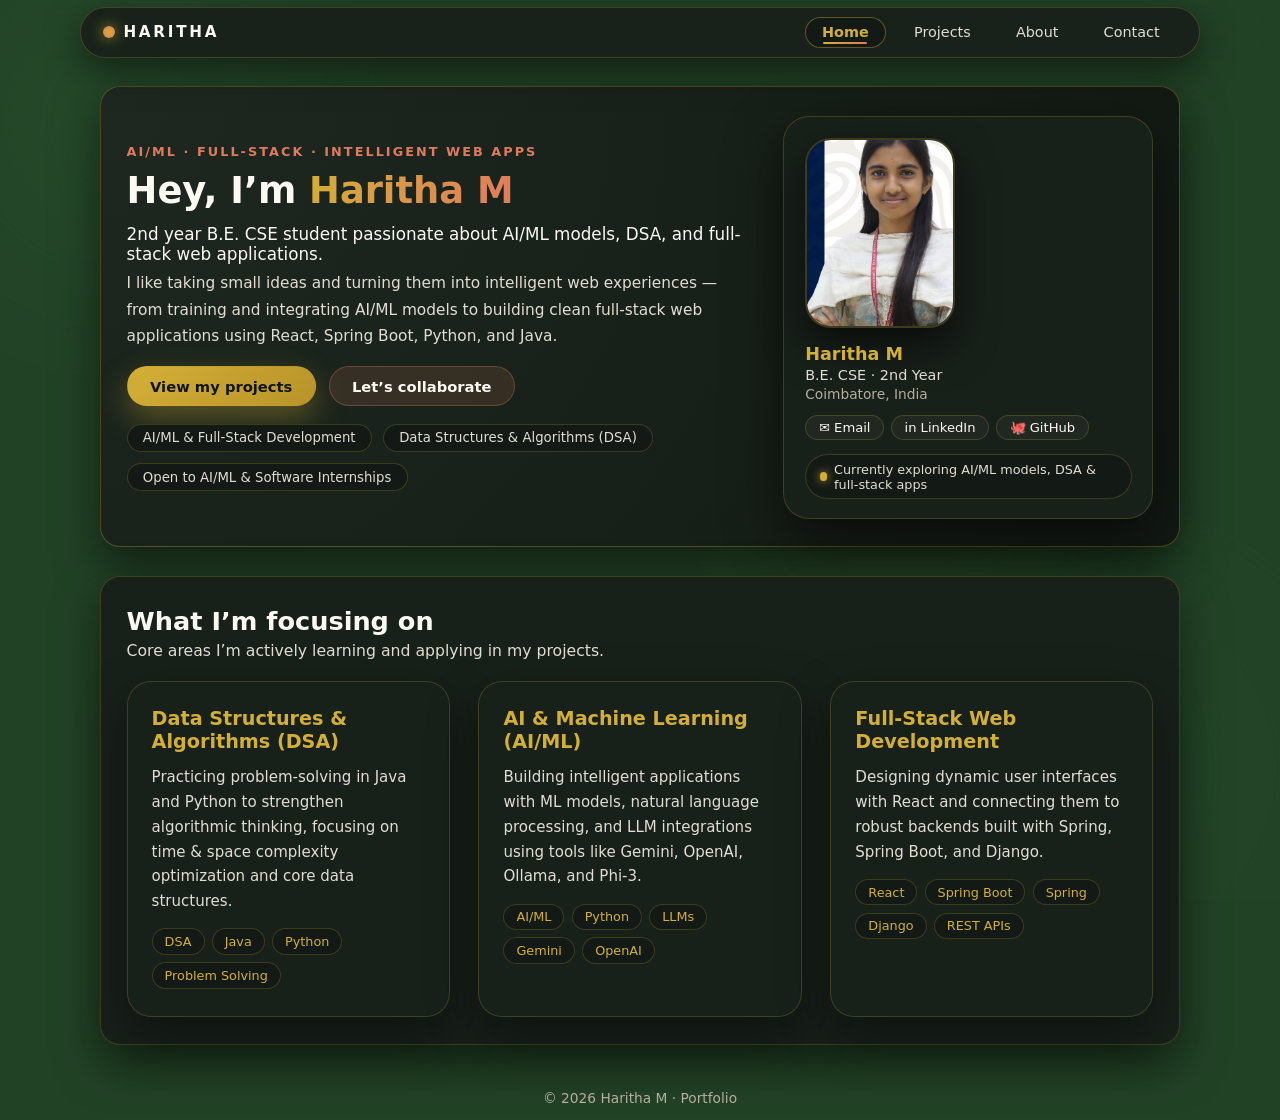
<file: index.html>
<!DOCTYPE html>
<html lang="en">
<head>
  <meta charset="UTF-8" />
  <title>Haritha M – AI/ML & Full-Stack Developer</title>
  <meta name="viewport" content="width=device-width, initial-scale=1" />
  <link rel="stylesheet" href="styles.css" />
</head>
<body data-page="home">
  <!-- Navbar -->
  <header class="navbar">
    <div class="nav-inner">
      <a href="index.html" class="nav-logo">
        <span class="logo-dot"></span>
        <span class="logo-text">HARITHA</span>
      </a>
      <nav class="nav-links">
        <a href="index.html" class="nav-link active">Home</a>
        <a href="projects.html" class="nav-link">Projects</a>
        <a href="about.html" class="nav-link">About</a>
        <a href="contact.html" class="nav-link">Contact</a>
      </nav>
    </div>
  </header>

  <main>
    <!-- Hero -->
    <section class="section hero reveal">
      <div class="hero-inner">
        <div>
          <p class="hero-eyebrow">AI/ML · Full-Stack · Intelligent Web Apps</p>
          <h1 class="hero-title">
            Hey, I’m <span>Haritha M</span>
          </h1>
          <p class="hero-subtitle">
            2nd year B.E. CSE student passionate about AI/ML models, DSA, and full-stack web applications.
          </p>
          <p class="hero-body">
            I like taking small ideas and turning them into intelligent web experiences — from
            training and integrating AI/ML models to building clean full-stack web applications using
            React, Spring Boot, Python, and Java.
          </p>

          <div class="hero-actions">
            <a href="projects.html" class="btn primary">View my projects</a>
            <a href="contact.html" class="btn ghost">Let’s collaborate</a>
          </div>

          <div class="hero-meta">
            <span>AI/ML &amp; Full-Stack Development</span>
            <span>Data Structures &amp; Algorithms (DSA)</span>
            <span>Open to AI/ML &amp; Software Internships</span>
          </div>
        </div>

        <!-- Photo + info card -->
        <aside class="hero-card">
          <div class="avatar">
            <img src="haritha-profile.png" alt="Haritha M" />
          </div>

          <div class="hero-info">
            <p class="hero-name">Haritha M</p>
            <p class="hero-role">B.E. CSE · 2nd Year</p>
            <p class="hero-location">Coimbatore, India</p>
          </div>

          <div class="hero-links">
            <a href="mailto:harithasekar07@gmail.com">✉ Email</a>
            <a href="https://www.linkedin.com/in/haritha-meignana-sekaran-344159353"
               target="_blank" rel="noreferrer">
              in LinkedIn
            </a>
            <a href="https://github.com/haritha1501" target="_blank" rel="noreferrer">
              🐙 GitHub
            </a>
          </div>

          <div class="hero-tag">
            <span class="status-dot"></span>
            <span>Currently exploring AI/ML models, DSA &amp; full-stack apps</span>
          </div>
        </aside>
      </div>
    </section>

    <!-- Focus area cards -->
    <section class="section reveal">
      <header class="section-header">
        <h2>What I’m focusing on</h2>
        <p>Core areas I’m actively learning and applying in my projects.</p>
      </header>

      <div class="grid focus-grid">
        <article class="card focus-card">
          <div class="focus-body">
            <h3>Data Structures & Algorithms (DSA)</h3>
            <p>
              Practicing problem-solving in Java and Python to strengthen algorithmic thinking,
              focusing on time &amp; space complexity optimization and core data structures.
            </p>
          </div>
          <div class="pill-row">
            <span>DSA</span>
            <span>Java</span>
            <span>Python</span>
            <span>Problem Solving</span>
          </div>
        </article>

        <article class="card focus-card">
          <div class="focus-body">
            <h3>AI & Machine Learning (AI/ML)</h3>
            <p>
              Building intelligent applications with ML models, natural language processing,
              and LLM integrations using tools like Gemini, OpenAI, Ollama, and Phi-3.
            </p>
          </div>
          <div class="pill-row">
            <span>AI/ML</span>
            <span>Python</span>
            <span>LLMs</span>
            <span>Gemini</span>
            <span>OpenAI</span>
          </div>
        </article>

        <article class="card focus-card">
          <div class="focus-body">
            <h3>Full-Stack Web Development</h3>
            <p>
              Designing dynamic user interfaces with React and connecting them to robust backends
              built with Spring, Spring Boot, and Django.
            </p>
          </div>
          <div class="pill-row">
            <span>React</span>
            <span>Spring Boot</span>
            <span>Spring</span>
            <span>Django</span>
            <span>REST APIs</span>
          </div>
        </article>
      </div>
    </section>
  </main>

  <footer class="footer">
    <p>© 2026 Haritha M · Portfolio</p>
  </footer>

  <script src="script.js" defer></script>
</body>
</html>
</file>
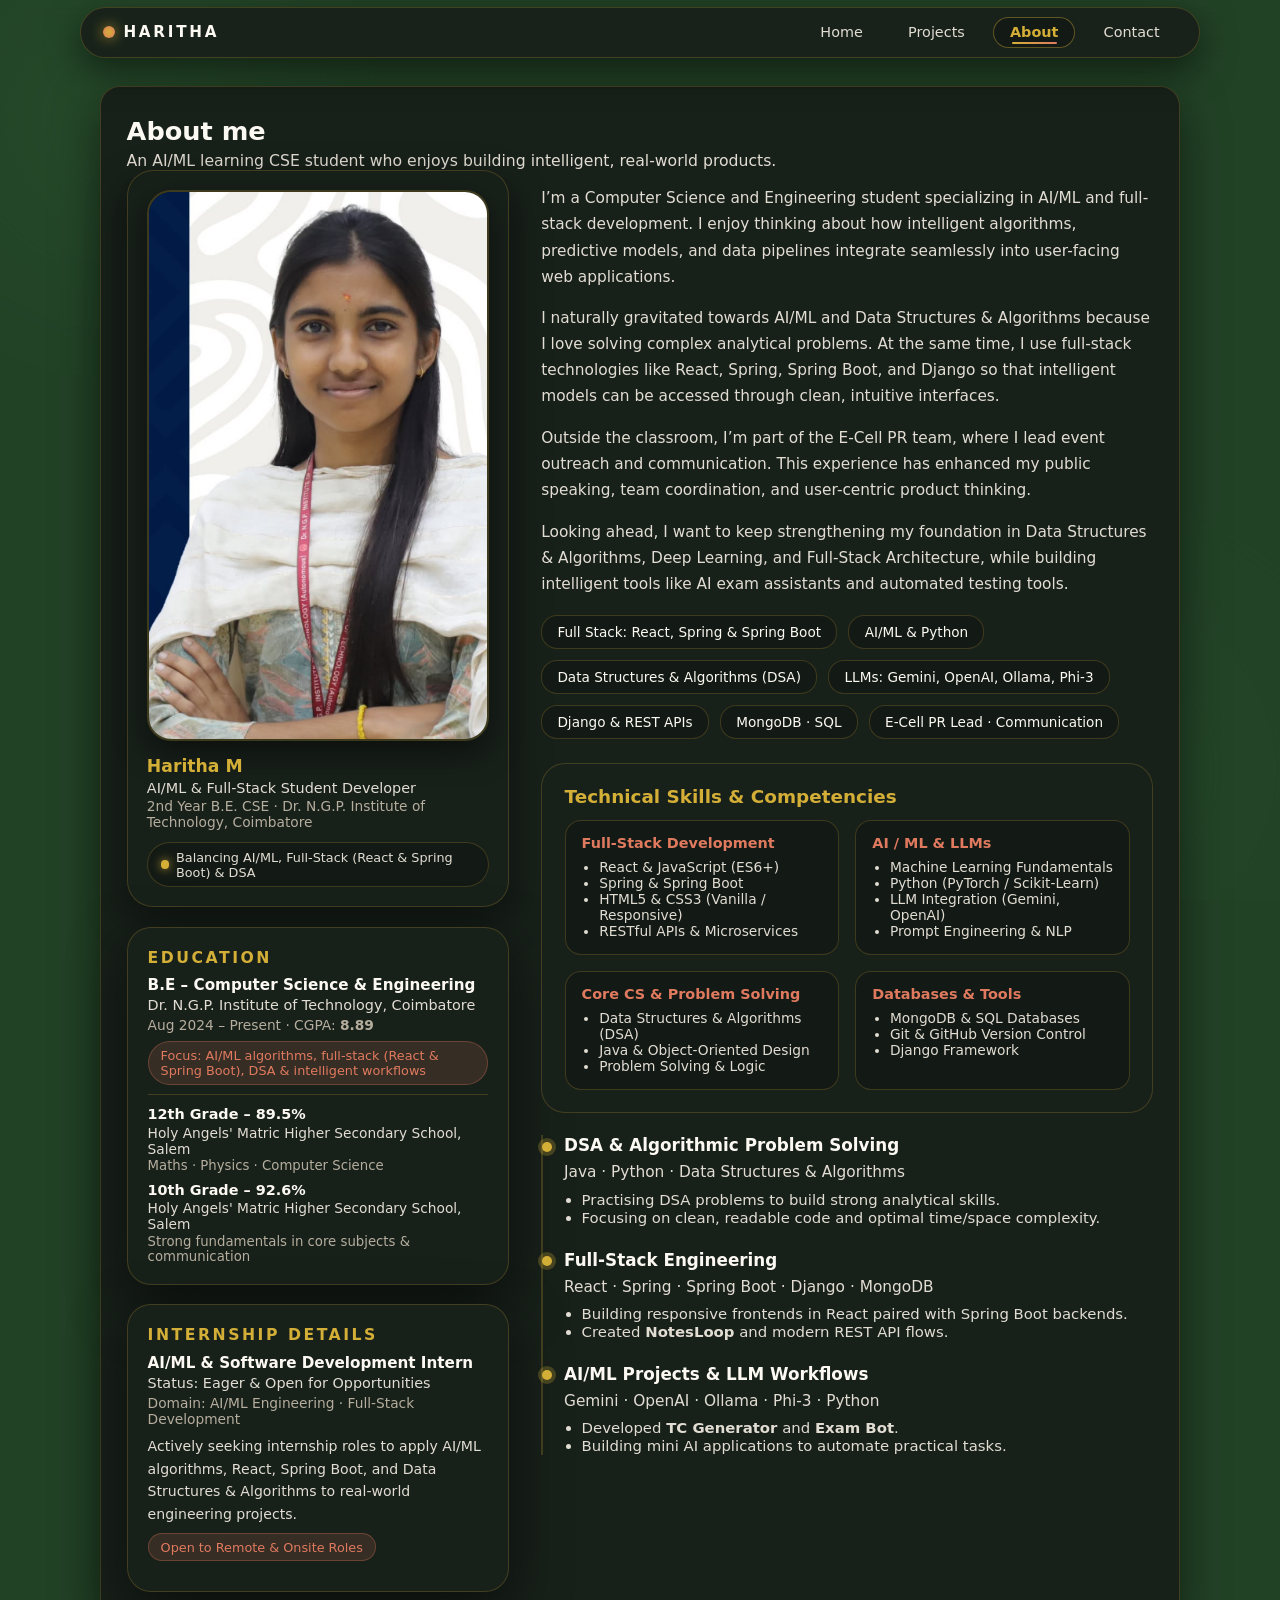
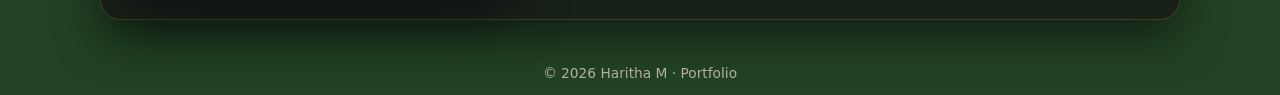
<file: about.html>
<!DOCTYPE html>
<html lang="en">
<head>
  <meta charset="UTF-8" />
  <title>About – Haritha M</title>
  <meta name="viewport" content="width=device-width, initial-scale=1" />
  <link rel="stylesheet" href="styles.css" />
</head>
<body data-page="about">
  <header class="navbar">
    <div class="nav-inner">
      <a href="index.html" class="nav-logo">
        <span class="logo-dot"></span>
        <span class="logo-text">HARITHA</span>
      </a>
      <nav class="nav-links">
        <a href="index.html" class="nav-link">Home</a>
        <a href="projects.html" class="nav-link">Projects</a>
        <a href="about.html" class="nav-link active">About</a>
        <a href="contact.html" class="nav-link">Contact</a>
      </nav>
    </div>
  </header>

  <main>
    <section class="section reveal">
      <header class="section-header">
        <h2>About me</h2>
        <p>An AI/ML learning CSE student who enjoys building intelligent, real-world products.</p>
      </header>

      <div class="about-layout">
        <!-- Left: photo + education + internship -->
        <div class="about-left">
          <!-- Photo card -->
          <div class="about-photo-card">
            <div class="about-photo-frame">
              <img src="haritha-profile.png" alt="Haritha M" />
            </div>
            <div class="about-photo-meta">
              <p class="about-name">Haritha M</p>
              <p class="about-role">AI/ML &amp; Full-Stack Student Developer</p>
              <p class="about-college">
                2nd Year B.E. CSE · Dr. N.G.P. Institute of Technology, Coimbatore
              </p>
            </div>
            <div class="about-chip">
              <span class="status-dot"></span>
              <span>Balancing AI/ML, Full-Stack (React &amp; Spring Boot) &amp; DSA</span>
            </div>
          </div>

          <!-- Education card -->
          <div class="edu-card">
            <h3>Education</h3>

            <div class="edu-main">
              <p class="edu-degree">
                B.E – Computer Science &amp; Engineering
              </p>
              <p class="edu-college">
                Dr. N.G.P. Institute of Technology, Coimbatore
              </p>
              <p class="edu-meta">
                Aug 2024 – Present · CGPA: <strong>8.89</strong>
              </p>
              <span class="edu-pill">
                Focus: AI/ML algorithms, full-stack (React &amp; Spring Boot), DSA &amp; intelligent workflows
              </span>
            </div>

            <hr />

            <div class="edu-history">
              <div class="edu-item">
                <p class="level">12th Grade – 89.5%</p>
                <p class="school">Holy Angels' Matric Higher Secondary School, Salem</p>
                <p class="detail">Maths · Physics · Computer Science</p>
              </div>
              <div class="edu-item">
                <p class="level">10th Grade – 92.6%</p>
                <p class="school">Holy Angels' Matric Higher Secondary School, Salem</p>
                <p class="detail">Strong fundamentals in core subjects &amp; communication</p>
              </div>
            </div>
          </div>

          <!-- Internship Details card -->
          <div class="intern-card">
            <h3>Internship Details</h3>

            <div class="intern-main">
              <p class="intern-role">
                AI/ML &amp; Software Development Intern
              </p>
              <p class="intern-org">
                Status: Eager &amp; Open for Opportunities
              </p>
              <p class="intern-meta">
                Domain: AI/ML Engineering · Full-Stack Development
              </p>
              <p style="margin: 0.5rem 0 0; font-size: 0.88rem; color: var(--text-soft); line-height: 1.6;">
                Actively seeking internship roles to apply AI/ML algorithms, React, Spring Boot,
                and Data Structures &amp; Algorithms to real-world engineering projects.
              </p>
              <span class="intern-pill">
                Open to Remote &amp; Onsite Roles
              </span>
            </div>
          </div>
        </div>

        <!-- Right: story, skills, and timeline -->
        <div class="about-right">
          <p>
            I’m a Computer Science and Engineering student specializing in AI/ML and full-stack development.
            I enjoy thinking about how intelligent algorithms, predictive models, and data pipelines integrate
            seamlessly into user-facing web applications.
          </p>

          <p>
            I naturally gravitated towards AI/ML and Data Structures &amp; Algorithms because I love solving complex
            analytical problems. At the same time, I use full-stack technologies like React, Spring, Spring Boot, and
            Django so that intelligent models can be accessed through clean, intuitive interfaces.
          </p>

          <p>
            Outside the classroom, I’m part of the E-Cell PR team, where I lead event outreach and communication.
            This experience has enhanced my public speaking, team coordination, and user-centric product thinking.
          </p>

          <p>
            Looking ahead, I want to keep strengthening my foundation in Data Structures &amp; Algorithms, Deep Learning,
            and Full-Stack Architecture, while building intelligent tools like AI exam assistants and automated testing tools.
          </p>

          <div class="about-summary">
            <span class="about-summary-item">Full Stack: React, Spring &amp; Spring Boot</span>
            <span class="about-summary-item">AI/ML &amp; Python</span>
            <span class="about-summary-item">Data Structures &amp; Algorithms (DSA)</span>
            <span class="about-summary-item">LLMs: Gemini, OpenAI, Ollama, Phi-3</span>
            <span class="about-summary-item">Django &amp; REST APIs</span>
            <span class="about-summary-item">MongoDB · SQL</span>
            <span class="about-summary-item">E-Cell PR Lead · Communication</span>
          </div>

          <!-- Dedicated Skills & Competencies section -->
          <div class="skills-section">
            <h3>Technical Skills & Competencies</h3>
            <div class="skills-grid">
              <div class="skills-category">
                <h4>Full-Stack Development</h4>
                <ul>
                  <li>React &amp; JavaScript (ES6+)</li>
                  <li>Spring &amp; Spring Boot</li>
                  <li>HTML5 &amp; CSS3 (Vanilla / Responsive)</li>
                  <li>RESTful APIs &amp; Microservices</li>
                </ul>
              </div>

              <div class="skills-category">
                <h4>AI / ML &amp; LLMs</h4>
                <ul>
                  <li>Machine Learning Fundamentals</li>
                  <li>Python (PyTorch / Scikit-Learn)</li>
                  <li>LLM Integration (Gemini, OpenAI)</li>
                  <li>Prompt Engineering &amp; NLP</li>
                </ul>
              </div>

              <div class="skills-category">
                <h4>Core CS &amp; Problem Solving</h4>
                <ul>
                  <li>Data Structures &amp; Algorithms (DSA)</li>
                  <li>Java &amp; Object-Oriented Design</li>
                  <li>Problem Solving &amp; Logic</li>
                </ul>
              </div>

              <div class="skills-category">
                <h4>Databases &amp; Tools</h4>
                <ul>
                  <li>MongoDB &amp; SQL Databases</li>
                  <li>Git &amp; GitHub Version Control</li>
                  <li>Django Framework</li>
                </ul>
              </div>
            </div>
          </div>

          <div class="timeline">
            <div class="timeline-item">
              <div class="timeline-dot"></div>
              <div class="timeline-content">
                <h3>DSA & Algorithmic Problem Solving</h3>
                <p class="timeline-meta">
                  Java · Python · Data Structures &amp; Algorithms
                </p>
                <ul>
                  <li>Practising DSA problems to build strong analytical skills.</li>
                  <li>Focusing on clean, readable code and optimal time/space complexity.</li>
                </ul>
              </div>
            </div>

            <div class="timeline-item">
              <div class="timeline-dot"></div>
              <div class="timeline-content">
                <h3>Full-Stack Engineering</h3>
                <p class="timeline-meta">
                  React · Spring · Spring Boot · Django · MongoDB
                </p>
                <ul>
                  <li>Building responsive frontends in React paired with Spring Boot backends.</li>
                  <li>Created <strong>NotesLoop</strong> and modern REST API flows.</li>
                </ul>
              </div>
            </div>

            <div class="timeline-item">
              <div class="timeline-dot"></div>
              <div class="timeline-content">
                <h3>AI/ML Projects & LLM Workflows</h3>
                <p class="timeline-meta">
                  Gemini · OpenAI · Ollama · Phi-3 · Python
                </p>
                <ul>
                  <li>Developed <strong>TC Generator</strong> and <strong>Exam Bot</strong>.</li>
                  <li>Building mini AI applications to automate practical tasks.</li>
                </ul>
              </div>
            </div>
          </div>

        </div>
      </div>
    </section>
  </main>

  <footer class="footer">
    <p>© 2026 Haritha M · Portfolio</p>
  </footer>

  <script src="script.js" defer></script>
</body>
</html>
</file>
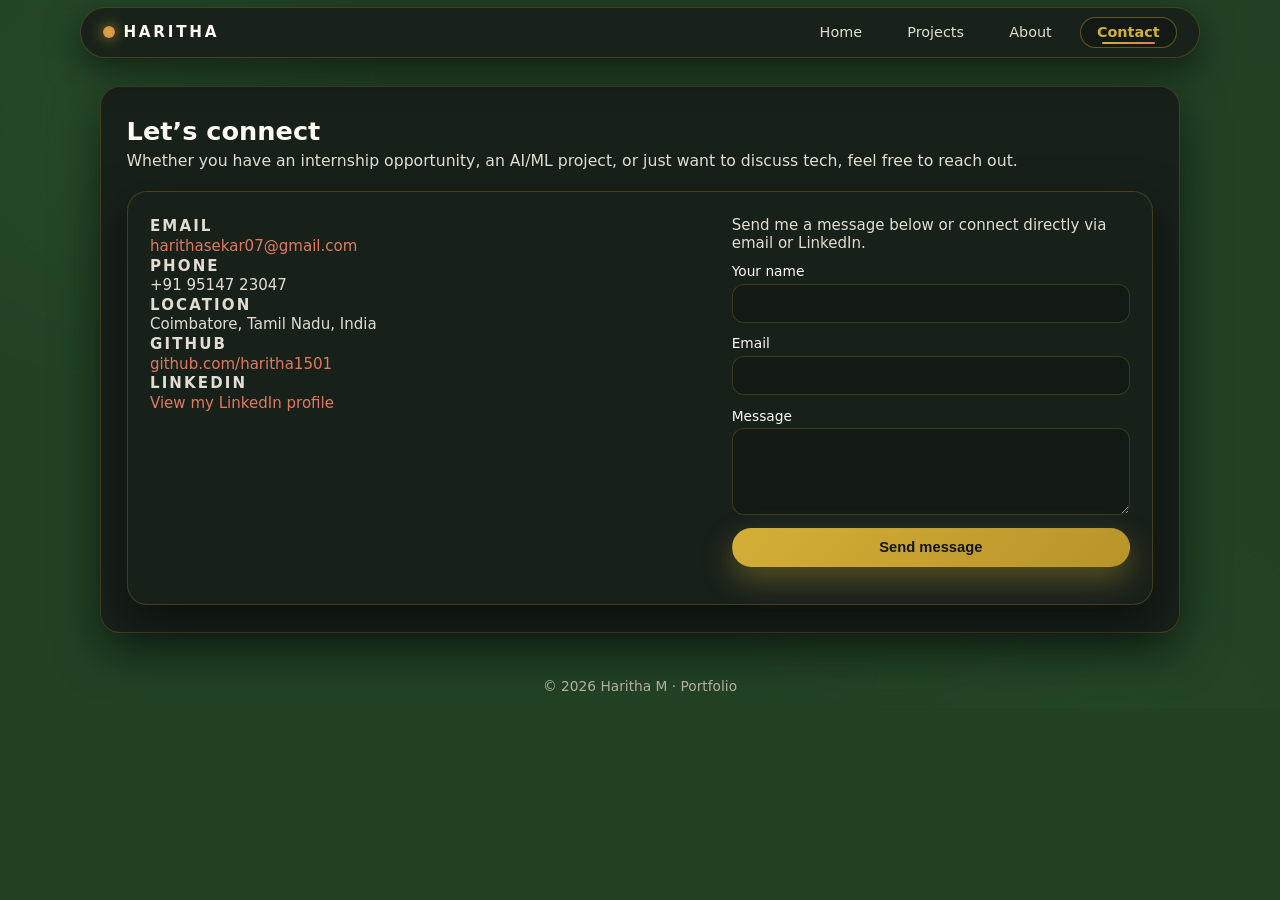
<file: contact.html>
<!DOCTYPE html>
<html lang="en">
<head>
  <meta charset="UTF-8" />
  <title>Contact – Haritha M</title>
  <meta name="viewport" content="width=device-width, initial-scale=1" />
  <link rel="stylesheet" href="styles.css" />
</head>
<body data-page="contact">
  <header class="navbar">
    <div class="nav-inner">
      <a href="index.html" class="nav-logo">
        <span class="logo-dot"></span>
        <span class="logo-text">HARITHA</span>
      </a>
      <nav class="nav-links">
        <a href="index.html" class="nav-link">Home</a>
        <a href="projects.html" class="nav-link">Projects</a>
        <a href="about.html" class="nav-link">About</a>
        <a href="contact.html" class="nav-link active">Contact</a>
      </nav>
    </div>
  </header>

  <main>
    <section class="section reveal">
      <header class="section-header">
        <h2>Let’s connect</h2>
        <p>Whether you have an internship opportunity, an AI/ML project, or just want to discuss tech, feel free to reach out.</p>
      </header>

      <div class="contact-layout">
        <div class="contact-details">
          <p class="contact-label">Email</p>
          <p><a href="mailto:harithasekar07@gmail.com">harithasekar07@gmail.com</a></p>

          <p class="contact-label">Phone</p>
          <p>+91 95147 23047</p>

          <p class="contact-label">Location</p>
          <p>Coimbatore, Tamil Nadu, India</p>

          <p class="contact-label">GitHub</p>
          <p><a href="https://github.com/haritha1501" target="_blank" rel="noreferrer">
            github.com/haritha1501</a></p>

          <p class="contact-label">LinkedIn</p>
          <p><a href="https://www.linkedin.com/in/haritha-meignana-sekaran-344159353"
                target="_blank" rel="noreferrer">
            View my LinkedIn profile</a></p>
        </div>

        <div class="contact-form-wrapper">
          <p class="contact-text">
            Send me a message below or connect directly via email or LinkedIn.
          </p>

          <form id="contact-form">
            <div class="form-group">
              <label for="name">Your name</label>
              <input id="name" name="from_name" type="text" required />
            </div>
            <div class="form-group">
              <label for="email">Email</label>
              <input id="email" name="reply_to" type="email" required />
            </div>
            <div class="form-group">
              <label for="message">Message</label>
              <textarea id="message" name="message" rows="4" required></textarea>
            </div>
            <button type="submit" class="btn primary full">
              Send message
            </button>
            <p id="form-status" class="form-status-note"></p>
          </form>
        </div>
      </div>
    </section>
  </main>

  <footer class="footer">
    <p>© 2026 Haritha M · Portfolio</p>
  </footer>

  <script src="script.js" defer></script>
</body>
</html>
</file>
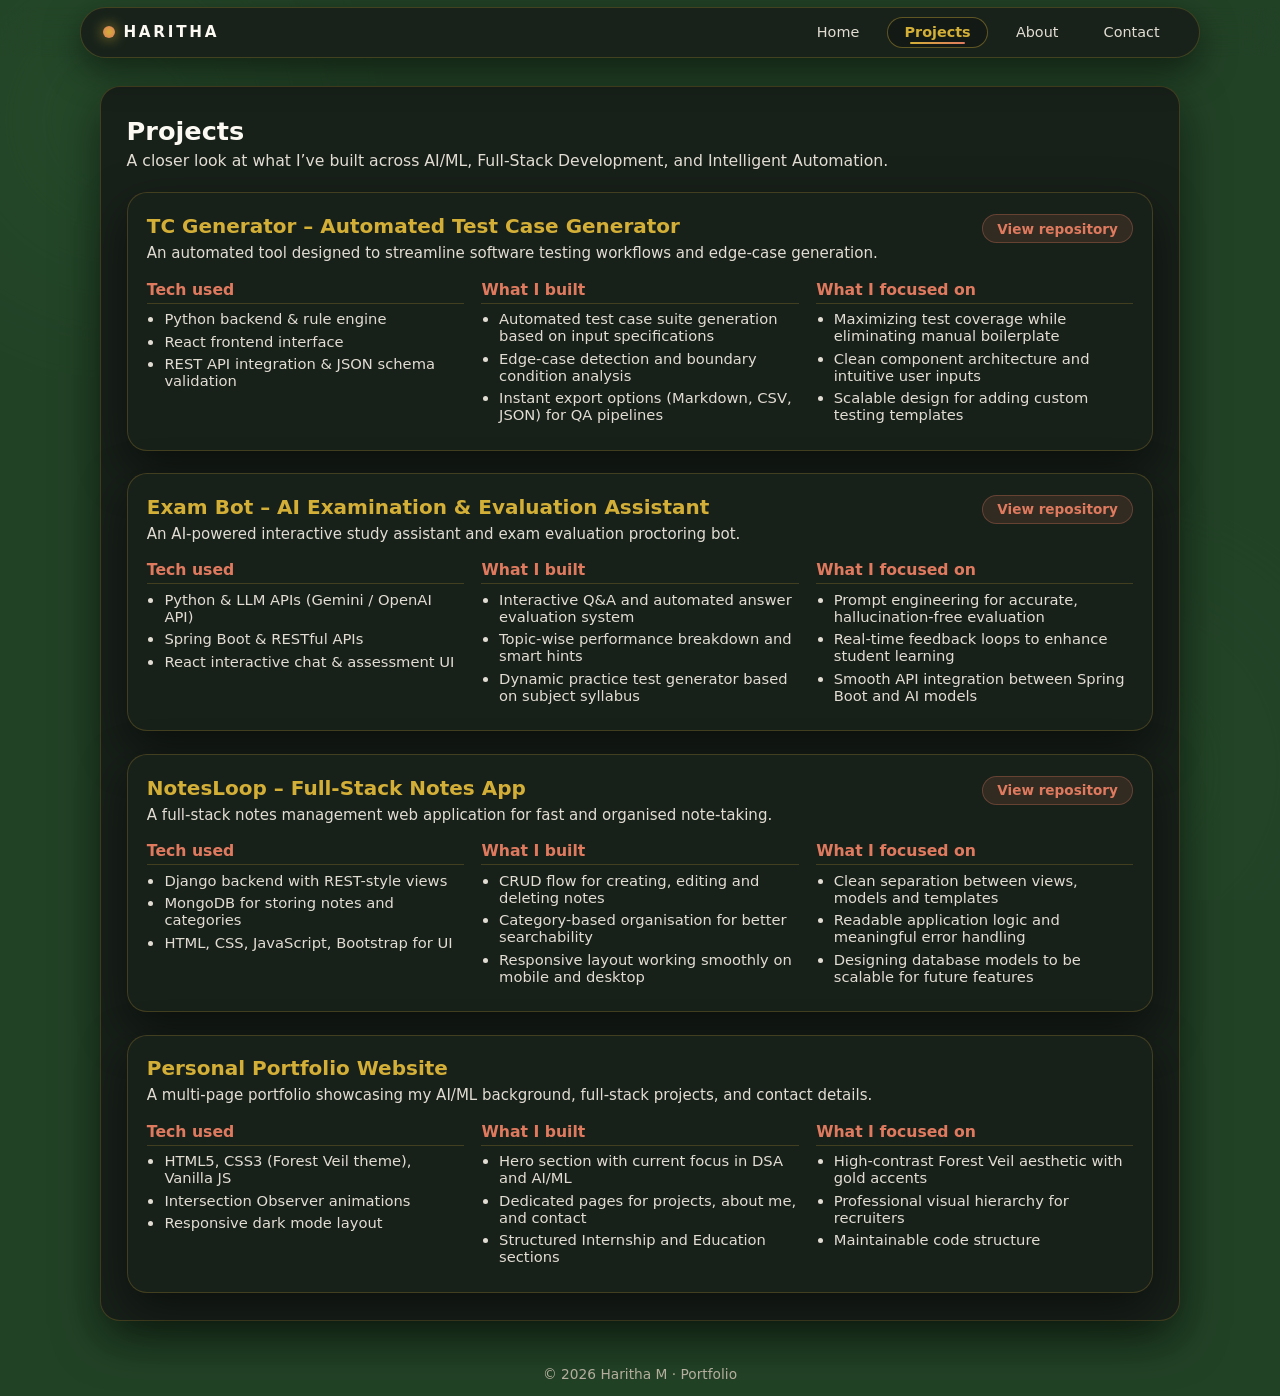
<file: projects.html>
<!DOCTYPE html>
<html lang="en">
<head>
  <meta charset="UTF-8" />
  <title>Projects – Haritha M</title>
  <meta name="viewport" content="width=device-width, initial-scale=1" />
  <link rel="stylesheet" href="styles.css" />
</head>
<body data-page="projects">
  <header class="navbar">
    <div class="nav-inner">
      <a href="index.html" class="nav-logo">
        <span class="logo-dot"></span>
        <span class="logo-text">HARITHA</span>
      </a>
      <nav class="nav-links">
        <a href="index.html" class="nav-link">Home</a>
        <a href="projects.html" class="nav-link active">Projects</a>
        <a href="about.html" class="nav-link">About</a>
        <a href="contact.html" class="nav-link">Contact</a>
      </nav>
    </div>
  </header>

  <main>
    <section class="section reveal">
      <header class="section-header">
        <h2>Projects</h2>
        <p>A closer look at what I’ve built across AI/ML, Full-Stack Development, and Intelligent Automation.</p>
      </header>

      <!-- Project 1: TC Generator -->
      <article class="card project-card">
        <div class="project-header">
          <div>
            <h3>TC Generator – Automated Test Case Generator</h3>
            <p class="project-subtitle">
              An automated tool designed to streamline software testing workflows and edge-case generation.
            </p>
          </div>
          <a href="https://github.com/haritha1501"
             class="card-link" target="_blank" rel="noreferrer">
            View repository
          </a>
        </div>

        <div class="project-grid">
          <div>
            <h4>Tech used</h4>
            <ul>
              <li>Python backend &amp; rule engine</li>
              <li>React frontend interface</li>
              <li>REST API integration &amp; JSON schema validation</li>
            </ul>
          </div>
          <div>
            <h4>What I built</h4>
            <ul>
              <li>Automated test case suite generation based on input specifications</li>
              <li>Edge-case detection and boundary condition analysis</li>
              <li>Instant export options (Markdown, CSV, JSON) for QA pipelines</li>
            </ul>
          </div>
          <div>
            <h4>What I focused on</h4>
            <ul>
              <li>Maximizing test coverage while eliminating manual boilerplate</li>
              <li>Clean component architecture and intuitive user inputs</li>
              <li>Scalable design for adding custom testing templates</li>
            </ul>
          </div>
        </div>
      </article>

      <!-- Project 2: Exam Bot -->
      <article class="card project-card">
        <div class="project-header">
          <div>
            <h3>Exam Bot – AI Examination & Evaluation Assistant</h3>
            <p class="project-subtitle">
              An AI-powered interactive study assistant and exam evaluation proctoring bot.
            </p>
          </div>
          <a href="https://github.com/haritha1501"
             class="card-link" target="_blank" rel="noreferrer">
            View repository
          </a>
        </div>

        <div class="project-grid">
          <div>
            <h4>Tech used</h4>
            <ul>
              <li>Python &amp; LLM APIs (Gemini / OpenAI API)</li>
              <li>Spring Boot &amp; RESTful APIs</li>
              <li>React interactive chat &amp; assessment UI</li>
            </ul>
          </div>
          <div>
            <h4>What I built</h4>
            <ul>
              <li>Interactive Q&amp;A and automated answer evaluation system</li>
              <li>Topic-wise performance breakdown and smart hints</li>
              <li>Dynamic practice test generator based on subject syllabus</li>
            </ul>
          </div>
          <div>
            <h4>What I focused on</h4>
            <ul>
              <li>Prompt engineering for accurate, hallucination-free evaluation</li>
              <li>Real-time feedback loops to enhance student learning</li>
              <li>Smooth API integration between Spring Boot and AI models</li>
            </ul>
          </div>
        </div>
      </article>

      <!-- Project 3: NotesLoop -->
      <article class="card project-card">
        <div class="project-header">
          <div>
            <h3>NotesLoop – Full-Stack Notes App</h3>
            <p class="project-subtitle">
              A full-stack notes management web application for fast and organised note-taking.
            </p>
          </div>
          <a href="https://github.com/Haritha1501/NotesLoop.git"
             class="card-link" target="_blank" rel="noreferrer">
            View repository
          </a>
        </div>

        <div class="project-grid">
          <div>
            <h4>Tech used</h4>
            <ul>
              <li>Django backend with REST-style views</li>
              <li>MongoDB for storing notes and categories</li>
              <li>HTML, CSS, JavaScript, Bootstrap for UI</li>
            </ul>
          </div>
          <div>
            <h4>What I built</h4>
            <ul>
              <li>CRUD flow for creating, editing and deleting notes</li>
              <li>Category-based organisation for better searchability</li>
              <li>Responsive layout working smoothly on mobile and desktop</li>
            </ul>
          </div>
          <div>
            <h4>What I focused on</h4>
            <ul>
              <li>Clean separation between views, models and templates</li>
              <li>Readable application logic and meaningful error handling</li>
              <li>Designing database models to be scalable for future features</li>
            </ul>
          </div>
        </div>
      </article>

      <!-- Project 4: Personal portfolio -->
      <article class="card project-card">
        <div class="project-header">
          <div>
            <h3>Personal Portfolio Website</h3>
            <p class="project-subtitle">
              A multi-page portfolio showcasing my AI/ML background, full-stack projects, and contact details.
            </p>
          </div>
        </div>

        <div class="project-grid">
          <div>
            <h4>Tech used</h4>
            <ul>
              <li>HTML5, CSS3 (Forest Veil theme), Vanilla JS</li>
              <li>Intersection Observer animations</li>
              <li>Responsive dark mode layout</li>
            </ul>
          </div>
          <div>
            <h4>What I built</h4>
            <ul>
              <li>Hero section with current focus in DSA and AI/ML</li>
              <li>Dedicated pages for projects, about me, and contact</li>
              <li>Structured Internship and Education sections</li>
            </ul>
          </div>
          <div>
            <h4>What I focused on</h4>
            <ul>
              <li>High-contrast Forest Veil aesthetic with gold accents</li>
              <li>Professional visual hierarchy for recruiters</li>
              <li>Maintainable code structure</li>
            </ul>
          </div>
        </div>
      </article>
    </section>
  </main>

  <footer class="footer">
    <p>© 2026 Haritha M · Portfolio</p>
  </footer>

  <script src="script.js" defer></script>
</body>
</html>
</file>
<file: styles.css>
:root {
  --bg-page: #224226; /* Forest Veil (Kept unchanged) */
  --bg-card: #18201a; /* Dark Charcoal for Cards */
  --bg-soft: #131a15; /* Deeper Dark Charcoal */

  --text-main: #fcf9f2; /* Soft Cream / Off-White */
  --text-soft: #e2ddd3; /* Soft Cream Secondary */
  --text-muted: #b5ae9e; /* Muted Cream / Warm Grey */

  --accent-gold: #d4af37; /* Brushed Gold */
  --accent-terracotta: #e07a5f; /* Warm Terracotta */

  --accent: var(--accent-gold);
  --accent-soft: rgba(212, 175, 55, 0.16);

  --border-soft: rgba(212, 175, 55, 0.22); /* Subtle Brushed Gold Border */
  --border-terracotta: rgba(224, 122, 95, 0.3);

  --radius-lg: 20px;
  --radius-xl: 26px;
  --radius-pill: 999px;

  --shadow-soft: 0 18px 45px rgba(0, 0, 0, 0.5);

  --font-main: system-ui, -apple-system, BlinkMacSystemFont, "SF Pro Text",
    "Inter", sans-serif;
}

/* Reset & base */

*,
*::before,
*::after {
  box-sizing: border-box;
}

html,
body {
  margin: 0;
  padding: 0;
  min-height: 100%;
  font-family: var(--font-main);
  background: var(--bg-page);
  color: var(--text-main);
  -webkit-font-smoothing: antialiased;
  position: relative;
  overflow-x: hidden;
}

/* Fade-in */

body {
  opacity: 0;
  transform: translateY(6px);
  transition: opacity 0.6s ease-out, transform 0.6s ease-out;
}
body.loaded {
  opacity: 1;
  transform: translateY(0);
}

/* Floating Nature Background */

#nature-bg {
  position: fixed;
  top: 0;
  left: 0;
  width: 100vw;
  height: 100vh;
  pointer-events: none;
  z-index: 0;
  overflow: hidden;
}

/* Ensure sections render above floating background */
.navbar, main, .footer {
  position: relative;
  z-index: 10;
}

/* Ambient Glowing Forest Orbs */

.bg-glow-orb {
  position: absolute;
  border-radius: 50%;
  filter: blur(90px);
  opacity: 0.28;
  pointer-events: none;
  animation: orbPulse 16s ease-in-out infinite alternate;
}

.bg-glow-orb-1 {
  width: 480px;
  height: 480px;
  top: -120px;
  left: -120px;
  background: radial-gradient(circle, #386e3e 0%, rgba(34, 66, 38, 0) 70%);
}

.bg-glow-orb-2 {
  width: 580px;
  height: 580px;
  bottom: -160px;
  right: -120px;
  background: radial-gradient(circle, #2d5632 0%, rgba(34, 66, 38, 0) 70%);
  animation-delay: -6s;
}

.bg-glow-orb-3 {
  width: 380px;
  height: 380px;
  top: 35%;
  left: 55%;
  background: radial-gradient(circle, rgba(212, 175, 55, 0.22) 0%, rgba(34, 66, 38, 0) 70%);
  animation-delay: -10s;
}

@keyframes orbPulse {
  0% {
    transform: scale(0.88) translateY(0);
    opacity: 0.2;
  }
  50% {
    transform: scale(1.18) translateY(-30px);
    opacity: 0.35;
  }
  100% {
    transform: scale(0.95) translateY(20px);
    opacity: 0.22;
  }
}

/* Floating Leaves & Spores */

.floating-particle {
  position: absolute;
  bottom: -50px;
  pointer-events: none;
  user-select: none;
  opacity: 0;
  filter: drop-shadow(0 0 6px rgba(212, 175, 55, 0.3));
  animation: floatUp 18s linear infinite;
  will-change: transform, opacity;
}

@keyframes floatUp {
  0% {
    transform: translateY(0) rotate(0deg) scale(0.8);
    opacity: 0;
  }
  12% {
    opacity: 0.55;
  }
  50% {
    transform: translateY(-50vh) rotate(180deg) translateX(30px) scale(1.1);
    opacity: 0.7;
  }
  88% {
    opacity: 0.35;
  }
  100% {
    transform: translateY(-110vh) rotate(360deg) translateX(-25px) scale(0.85);
    opacity: 0;
  }
}

@media (prefers-reduced-motion: reduce) {
  .floating-particle,
  .bg-glow-orb {
    animation: none !important;
  }
}

/* Navbar */

.navbar {
  position: sticky;
  top: 0;
  z-index: 40;
  backdrop-filter: blur(18px);
  -webkit-backdrop-filter: blur(18px);
}

.nav-inner {
  max-width: 1120px;
  margin: 0.45rem auto 0;
  padding: 0.55rem 1.4rem;
  border-radius: var(--radius-pill);
  background: rgba(24, 32, 26, 0.92); /* Dark Charcoal Glass */
  border: 1px solid var(--border-soft);
  box-shadow: 0 12px 35px rgba(0, 0, 0, 0.5);
  display: flex;
  align-items: center;
  justify-content: space-between;
}

.nav-logo {
  display: flex;
  align-items: center;
  gap: 0.5rem;
  text-decoration: none;
}

.logo-dot {
  width: 12px;
  height: 12px;
  border-radius: 999px;
  background: radial-gradient(circle, var(--accent-gold), var(--accent-terracotta));
  box-shadow: 0 0 14px rgba(212, 175, 55, 0.8);
}
.logo-text {
  font-size: 0.95rem;
  font-weight: 700;
  letter-spacing: 0.18em;
  text-transform: uppercase;
  color: var(--text-main);
}

.nav-links {
  display: flex;
  gap: 0.7rem;
  font-size: 0.9rem;
}

.nav-link {
  position: relative;
  text-decoration: none;
  padding: 0.4rem 1rem;
  border-radius: var(--radius-pill);
  color: var(--text-soft);
  border: 1px solid transparent;
  transition: background 0.22s ease-out, border-color 0.22s ease-out,
    color 0.22s ease-out;
}

.nav-link::after {
  content: "";
  position: absolute;
  left: 22%;
  right: 22%;
  bottom: 3px;
  height: 2px;
  border-radius: 999px;
  background: linear-gradient(to right, var(--accent-gold), var(--accent-terracotta));
  opacity: 0;
  transform: scaleX(0.25);
  transform-origin: center;
  transition: opacity 0.16s ease-out, transform 0.16s ease-out;
}

.nav-link:hover {
  background: rgba(212, 175, 55, 0.12);
  color: var(--text-main);
  border-color: var(--border-soft);
}

.nav-link.active {
  background: #131a15;
  color: var(--accent-gold);
  border-color: rgba(212, 175, 55, 0.4);
  font-weight: 600;
}
.nav-link.active::after {
  opacity: 1;
  transform: scaleX(1);
}

/* Layout / sections */

main {
  max-width: 1120px;
  margin: 1.6rem auto 2.8rem;
  padding: 0 1.25rem;
}

.section {
  margin-top: 1.8rem;
  padding: 1.8rem 1.6rem 1.7rem;
  border-radius: var(--radius-lg);
  background: var(--bg-card); /* Dark Charcoal */
  box-shadow: var(--shadow-soft);
  border: 1px solid var(--border-soft);
}

.section-header h2 {
  margin: 0 0 0.3rem;
  font-size: 1.6rem;
  color: var(--text-main); /* Soft Cream */
}
.section-header p {
  margin: 0;
  color: var(--text-soft);
  font-size: 0.98rem;
}

/* Hero */

.hero {
  background: radial-gradient(circle at top left, #1e2820 0%, #172018 60%, #121913 100%);
  border: 1px solid rgba(212, 175, 55, 0.3);
}

.hero-inner {
  display: grid;
  grid-template-columns: minmax(0, 1.6fr) minmax(260px, 0.95fr);
  gap: 2.1rem;
  align-items: center;
}

.hero-eyebrow {
  text-transform: uppercase;
  font-size: 0.8rem;
  font-weight: 700;
  letter-spacing: 0.16em;
  color: var(--accent-terracotta);
  margin: 0 0 0.6rem;
}

.hero-title {
  margin: 0;
  font-size: 2.3rem;
  line-height: 1.2;
}
.hero-title span {
  background: linear-gradient(120deg, var(--accent-gold), var(--accent-terracotta));
  -webkit-background-clip: text;
  color: transparent;
}

.hero-subtitle {
  margin: 0.7rem 0 0.4rem;
  font-size: 1.05rem;
  color: var(--text-main);
  font-weight: 500;
}
.hero-body {
  margin: 0 0 1.1rem;
  font-size: 0.96rem;
  color: var(--text-soft);
  line-height: 1.7;
}

.hero-actions {
  display: flex;
  flex-wrap: wrap;
  gap: 0.8rem;
  margin-bottom: 1.1rem;
}

.hero-meta {
  display: flex;
  flex-wrap: wrap;
  gap: 0.7rem;
  font-size: 0.83rem;
}
.hero-meta span {
  padding: 0.35rem 0.95rem;
  border-radius: var(--radius-pill);
  background: var(--bg-soft);
  border: 1px solid var(--border-soft);
  color: var(--text-soft);
}

/* Buttons (Brushed Gold & Warm Terracotta) */

.btn {
  border-radius: var(--radius-pill);
  padding: 0.65rem 1.4rem;
  font-size: 0.92rem;
  font-weight: 600;
  border: 1px solid var(--border-soft);
  background: transparent;
  color: inherit;
  text-decoration: none;
  display: inline-flex;
  align-items: center;
  justify-content: center;
  cursor: pointer;
  transition: background 0.22s ease-out, border-color 0.22s ease-out,
    transform 0.22s ease-out, box-shadow 0.22s ease-out;
}
.btn.full {
  width: 100%;
}

.btn.primary {
  background: linear-gradient(135deg, var(--accent-gold), #b89329); /* Brushed Gold */
  border-color: transparent;
  color: #0f1611;
  font-weight: 700;
  box-shadow: 0 12px 30px rgba(212, 175, 55, 0.35);
}
.btn.primary:hover {
  transform: translateY(-2px);
  box-shadow: 0 16px 40px rgba(212, 175, 55, 0.5);
  background: linear-gradient(135deg, #e5be42, #c5a030);
}

.btn.ghost {
  background: rgba(224, 122, 95, 0.14); /* Warm Terracotta tint */
  color: var(--text-main);
  border: 1px solid var(--border-terracotta);
}
.btn.ghost:hover {
  background: var(--accent-terracotta);
  color: #fcf9f2;
  border-color: var(--accent-terracotta);
  transform: translateY(-2px);
  box-shadow: 0 12px 30px rgba(224, 122, 95, 0.35);
}

/* Hero side card */

.hero-card {
  border-radius: var(--radius-xl);
  padding: 1.3rem 1.3rem 1.2rem;
  background: var(--bg-card); /* Dark Charcoal */
  border: 1px solid var(--border-soft);
  box-shadow: 0 22px 55px rgba(0, 0, 0, 0.55);
  color: var(--text-main);
}

.avatar {
  width: 150px;
  height: 190px;
  border-radius: 26px;
  overflow: hidden;
  background: var(--bg-soft);
  display: flex;
  align-items: center;
  justify-content: center;
  margin-bottom: 1rem;
  box-shadow: 0 18px 40px rgba(0, 0, 0, 0.6);
  border: 2px solid var(--border-soft);
}
.avatar img {
  width: 100%;
  height: 100%;
  object-fit: cover;
}

.hero-info {
  margin-bottom: 0.8rem;
}
.hero-name {
  margin: 0;
  font-weight: 700;
  font-size: 1.1rem;
  color: var(--accent-gold);
}
.hero-role {
  margin: 0.2rem 0 0;
  font-size: 0.9rem;
  color: var(--text-soft);
}
.hero-location {
  margin: 0.18rem 0 0;
  font-size: 0.86rem;
  color: var(--text-muted);
}

.hero-links {
  display: flex;
  flex-wrap: wrap;
  gap: 0.4rem;
  margin-bottom: 0.9rem;
}
.hero-links a {
  font-size: 0.82rem;
  padding: 0.25rem 0.8rem;
  border-radius: var(--radius-pill);
  border: 1px solid var(--border-soft);
  text-decoration: none;
  color: var(--text-main);
  background: rgba(255, 255, 255, 0.04);
}
.hero-links a:hover {
  border-color: var(--accent-terracotta);
  color: var(--accent-terracotta);
  background: rgba(224, 122, 95, 0.12);
}

.hero-tag {
  display: inline-flex;
  align-items: center;
  gap: 0.45rem;
  font-size: 0.8rem;
  padding: 0.4rem 0.85rem;
  border-radius: 999px;
  background: var(--bg-soft);
  color: var(--text-soft);
  border: 1px solid var(--border-soft);
}
.status-dot {
  width: 9px;
  height: 9px;
  border-radius: 999px;
  background: var(--accent-gold);
  box-shadow: 0 0 10px rgba(212, 175, 55, 0.9);
}

/* Cards & grid */

.grid {
  display: grid;
  grid-template-columns: repeat(auto-fit, minmax(260px, 1fr));
  gap: 1.4rem;
  margin-top: 1.3rem;
}

.card {
  border-radius: var(--radius-lg);
  padding: 1.3rem 1.2rem;
  background: var(--bg-card); /* Dark Charcoal */
  border: 1px solid var(--border-soft);
  box-shadow: var(--shadow-soft);
}

.card h3 {
  color: var(--text-main);
}

.card p {
  font-size: 0.94rem;
  color: var(--text-soft);
  margin-top: 0.15rem;
  line-height: 1.7;
}

.pill-row {
  display: flex;
  flex-wrap: wrap;
  gap: 0.45rem;
  margin-top: 0.8rem;
}
.pill-row span {
  font-size: 0.8rem;
  padding: 0.3rem 0.75rem;
  border-radius: var(--radius-pill);
  border: 1px solid var(--border-soft);
  background: var(--bg-soft);
  color: var(--accent-gold);
}

/* Focus cards on home */

.focus-grid {
  gap: 1.8rem;
}

.focus-card {
  display: grid;
  grid-template-rows: auto 1fr auto;
  align-items: start;
  min-height: 250px;
  padding: 1.6rem 1.5rem 1.7rem;
  border-radius: 24px;
  background: var(--bg-card); /* Dark Charcoal */
  border: 1px solid var(--border-soft);
  box-shadow: 0 20px 50px rgba(0, 0, 0, 0.4);
  transition: transform 0.25s ease, box-shadow 0.25s ease, border-color 0.25s ease;
}

.focus-body h3 {
  margin: 0 0 0.75rem;
  color: var(--accent-gold);
  font-size: 1.2rem;
}
.focus-body p {
  margin: 0;
  color: var(--text-soft);
  line-height: 1.65;
}

.focus-card .pill-row {
  margin-top: 0.9rem;
}

.focus-card:hover {
  transform: translateY(-4px);
  border-color: var(--accent-terracotta);
  box-shadow: 0 26px 55px rgba(0, 0, 0, 0.55);
}

/* Projects page */

.project-card {
  margin-top: 1.4rem;
  background: var(--bg-card); /* Dark Charcoal Project Cards */
  border: 1px solid var(--border-soft);
}

.project-header {
  display: flex;
  justify-content: space-between;
  gap: 1rem;
  align-items: flex-start;
  margin-bottom: 0.8rem;
}
.project-header h3 {
  margin: 0 0 0.2rem;
  color: var(--accent-gold);
  font-size: 1.25rem;
}
.project-subtitle {
  margin: 0;
  color: var(--text-soft);
  font-size: 0.95rem;
}

.card-link {
  font-size: 0.85rem;
  font-weight: 600;
  padding: 0.35rem 0.9rem;
  border-radius: var(--radius-pill);
  border: 1px solid var(--border-terracotta);
  text-decoration: none;
  color: var(--accent-terracotta);
  background: rgba(224, 122, 95, 0.12);
  transition: all 0.2s ease;
}
.card-link:hover {
  background: var(--accent-terracotta);
  color: #fcf9f2;
}

.project-grid {
  display: grid;
  grid-template-columns: repeat(auto-fit, minmax(230px, 1fr));
  gap: 1.1rem;
  margin-top: 0.8rem;
}
.project-grid h4 {
  margin: 0 0 0.4rem;
  font-size: 0.98rem;
  color: var(--accent-terracotta);
  border-bottom: 1px solid var(--border-soft);
  padding-bottom: 0.25rem;
}
.project-grid ul {
  margin: 0;
  padding-left: 1.1rem;
  font-size: 0.92rem;
  color: var(--text-soft);
}
.project-grid li {
  margin-bottom: 0.35rem;
}

/* About page layout */

.about-layout {
  display: grid;
  grid-template-columns: minmax(0, 1fr) minmax(0, 1.6fr);
  gap: 2rem;
  align-items: flex-start;
}

.about-left {
  display: flex;
  flex-direction: column;
  gap: 1.2rem;
}

/* Photo card */

.about-photo-card {
  border-radius: 26px;
  padding: 1.2rem;
  background: var(--bg-card); /* Dark Charcoal */
  border: 1px solid var(--border-soft);
  box-shadow: 0 16px 40px rgba(0, 0, 0, 0.45);
  color: var(--text-main);
}
.about-photo-frame {
  border-radius: 24px;
  overflow: hidden;
  background: var(--bg-soft);
  box-shadow: 0 12px 30px rgba(0, 0, 0, 0.5);
  border: 2px solid var(--border-soft);
}
.about-photo-frame img {
  width: 100%;
  height: 100%;
  object-fit: cover;
  display: block;
}

.about-photo-meta {
  margin-top: 0.9rem;
}
.about-name {
  margin: 0;
  font-weight: 700;
  font-size: 1.08rem;
  color: var(--accent-gold);
}
.about-role {
  margin: 0.25rem 0 0;
  font-size: 0.9rem;
  color: var(--text-soft);
}
.about-college {
  margin: 0.18rem 0 0;
  font-size: 0.86rem;
  color: var(--text-muted);
}

.about-chip {
  margin-top: 0.75rem;
  display: inline-flex;
  align-items: center;
  gap: 0.45rem;
  padding: 0.4rem 0.85rem;
  border-radius: 999px;
  background: var(--bg-soft);
  font-size: 0.8rem;
  color: var(--text-soft);
  border: 1px solid var(--border-soft);
}

/* Education & Internship Cards */

.edu-card,
.intern-card {
  border-radius: 24px;
  padding: 1.25rem;
  background: var(--bg-card); /* Dark Charcoal */
  border: 1px solid var(--border-soft);
  box-shadow: 0 20px 55px rgba(0, 0, 0, 0.55);
  font-size: 0.9rem;
  color: var(--text-soft);
}

.edu-card h3,
.intern-card h3 {
  margin: 0 0 0.6rem;
  font-size: 0.98rem;
  letter-spacing: 0.16em;
  text-transform: uppercase;
  color: var(--accent-gold);
}

.edu-main,
.intern-main {
  margin-bottom: 0.6rem;
}
.edu-degree,
.intern-role {
  margin: 0;
  font-weight: 700;
  color: var(--text-main);
  font-size: 0.95rem;
}
.edu-college,
.intern-org {
  margin: 0.2rem 0 0;
  color: var(--text-soft);
}
.edu-meta,
.intern-meta {
  margin: 0.25rem 0 0;
  font-size: 0.86rem;
  color: var(--text-muted);
}
.edu-pill,
.intern-pill {
  margin-top: 0.5rem;
  padding: 0.35rem 0.75rem;
  border-radius: 999px;
  background: rgba(224, 122, 95, 0.15);
  border: 1px solid var(--border-terracotta);
  font-size: 0.8rem;
  color: var(--accent-terracotta);
  display: inline-block;
}

.edu-card hr,
.intern-card hr {
  border: none;
  border-top: 1px solid var(--border-soft);
  margin: 0.6rem 0 0.7rem;
}

.edu-history {
  display: flex;
  flex-direction: column;
  gap: 0.55rem;
}
.edu-item .level {
  margin: 0;
  font-weight: 600;
  color: var(--text-main);
}
.edu-item .school {
  margin: 0.15rem 0 0;
  font-size: 0.86rem;
}
.edu-item .detail {
  margin: 0.1rem 0 0;
  font-size: 0.83rem;
  color: var(--text-muted);
}

/* About right text */

.about-right p {
  font-size: 0.96rem;
  color: var(--text-soft);
  line-height: 1.7;
}

.about-summary {
  display: flex;
  flex-wrap: wrap;
  gap: 0.7rem;
  margin: 1.1rem 0 1.3rem;
}
.about-summary-item {
  padding: 0.5rem 0.95rem;
  border-radius: 16px;
  background: var(--bg-soft);
  border: 1px solid var(--border-soft);
  font-size: 0.85rem;
  color: var(--text-main);
  font-weight: 500;
}

/* Skills Section Card in About */

.skills-section {
  margin-top: 1.5rem;
  padding: 1.4rem;
  border-radius: 24px;
  background: var(--bg-card); /* Dark Charcoal */
  border: 1px solid var(--border-soft);
}
.skills-section h3 {
  margin: 0 0 0.8rem;
  font-size: 1.15rem;
  color: var(--accent-gold);
}
.skills-grid {
  display: grid;
  grid-template-columns: repeat(auto-fit, minmax(220px, 1fr));
  gap: 1rem;
}
.skills-category {
  background: var(--bg-soft);
  padding: 0.9rem 1rem;
  border-radius: 16px;
  border: 1px solid var(--border-soft);
}
.skills-category h4 {
  margin: 0 0 0.5rem;
  font-size: 0.9rem;
  color: var(--accent-terracotta);
}
.skills-category ul {
  margin: 0;
  padding-left: 1.1rem;
  font-size: 0.86rem;
  color: var(--text-soft);
}

/* Timeline */

.timeline {
  margin-top: 1.4rem;
  border-left: 2px solid var(--border-soft);
  padding-left: 1.3rem;
  display: flex;
  flex-direction: column;
  gap: 1.4rem;
}
.timeline-item {
  position: relative;
}
.timeline-dot {
  position: absolute;
  left: -1.35rem;
  top: 0.4rem;
  width: 10px;
  height: 10px;
  border-radius: 999px;
  background: var(--accent-gold);
  box-shadow: 0 0 0 4px rgba(212, 175, 55, 0.25);
}
.timeline-content h3 {
  margin: 0 0 0.25rem;
  font-size: 1.05rem;
  color: var(--text-main);
}
.timeline-meta {
  margin: 0 0 0.35rem;
  font-size: 0.88rem;
  color: var(--accent-terracotta);
}
.timeline-content ul {
  margin: 0;
  padding-left: 1.1rem;
  font-size: 0.93rem;
  color: var(--text-soft);
}

/* Contact */

.contact-layout {
  margin-top: 1.3rem;
  display: grid;
  grid-template-columns: minmax(0, 1.4fr) minmax(0, 1fr);
  gap: 1.5rem;
  border-radius: var(--radius-lg);
  padding: 1.5rem 1.4rem;
  background: var(--bg-card); /* Dark Charcoal */
  border: 1px solid var(--border-soft);
  box-shadow: var(--shadow-soft);
}

.contact-label {
  margin-top: 0.8rem;
  margin-bottom: 0.15rem;
  font-size: 0.8rem;
  text-transform: uppercase;
  letter-spacing: 0.14em;
  color: var(--accent-gold);
  font-weight: 600;
}
.contact-details p {
  margin: 0.1rem 0;
  font-size: 0.94rem;
  color: var(--text-soft);
}
.contact-details a {
  color: var(--accent-terracotta);
  text-decoration: none;
}
.contact-details a:hover {
  text-decoration: underline;
}

.contact-form-wrapper {
  font-size: 0.94rem;
}
.contact-text {
  margin-top: 0;
  margin-bottom: 0.7rem;
  color: var(--text-soft);
}

.form-group {
  display: flex;
  flex-direction: column;
  gap: 0.3rem;
  margin-bottom: 0.8rem;
}
.form-group label {
  font-size: 0.86rem;
  color: var(--text-main);
}
input,
textarea {
  border-radius: 12px;
  border: 1px solid var(--border-soft);
  padding: 0.65rem 0.8rem;
  background: var(--bg-soft);
  font-family: inherit;
  font-size: 0.9rem;
  color: var(--text-main);
  outline: none;
  transition: border-color 0.16s ease-out, box-shadow 0.16s ease-out,
    background 0.16s ease-out, transform 0.16s ease-out;
}
input:focus,
textarea:focus {
  border-color: var(--accent-gold);
  box-shadow: 0 0 0 2px rgba(212, 175, 55, 0.25);
  background: #18201a;
  transform: translateY(-1px);
}
.form-status-note {
  margin-top: 0.55rem;
  font-size: 0.84rem;
  color: var(--text-muted);
}

/* Footer */

.footer {
  margin-top: 2rem;
  font-size: 0.86rem;
  color: var(--text-muted);
  text-align: center;
}

/* Reveal */

.reveal {
  opacity: 0;
  transform: translateY(18px);
  transition: opacity 0.7s ease-out, transform 0.7s ease-out;
}
.reveal.visible {
  opacity: 1;
  transform: translateY(0);
}

/* Responsive */

@media (max-width: 900px) {
  .hero-inner {
    grid-template-columns: 1fr;
  }
  .hero-card {
    order: -1;
  }
  .about-layout {
    grid-template-columns: 1fr;
  }
}

@media (max-width: 700px) {
  .nav-inner {
    flex-direction: column;
    align-items: flex-start;
    gap: 0.4rem;
  }
}

@media (max-width: 640px) {
  main {
    padding-inline: 1rem;
  }
  .section {
    padding-inline: 1.2rem;
  }
  .hero-inner {
    gap: 1.4rem;
  }
  .nav-links {
    flex-wrap: wrap;
    gap: 0.4rem;
  }
  .nav-link {
    padding: 0.24rem 0.7rem;
  }
  .contact-layout {
    grid-template-columns: 1fr;
  }
  .about-left {
    align-items: center;
  }
  .about-photo-card,
  .edu-card,
  .intern-card {
    width: 100%;
  }
}
</file>
